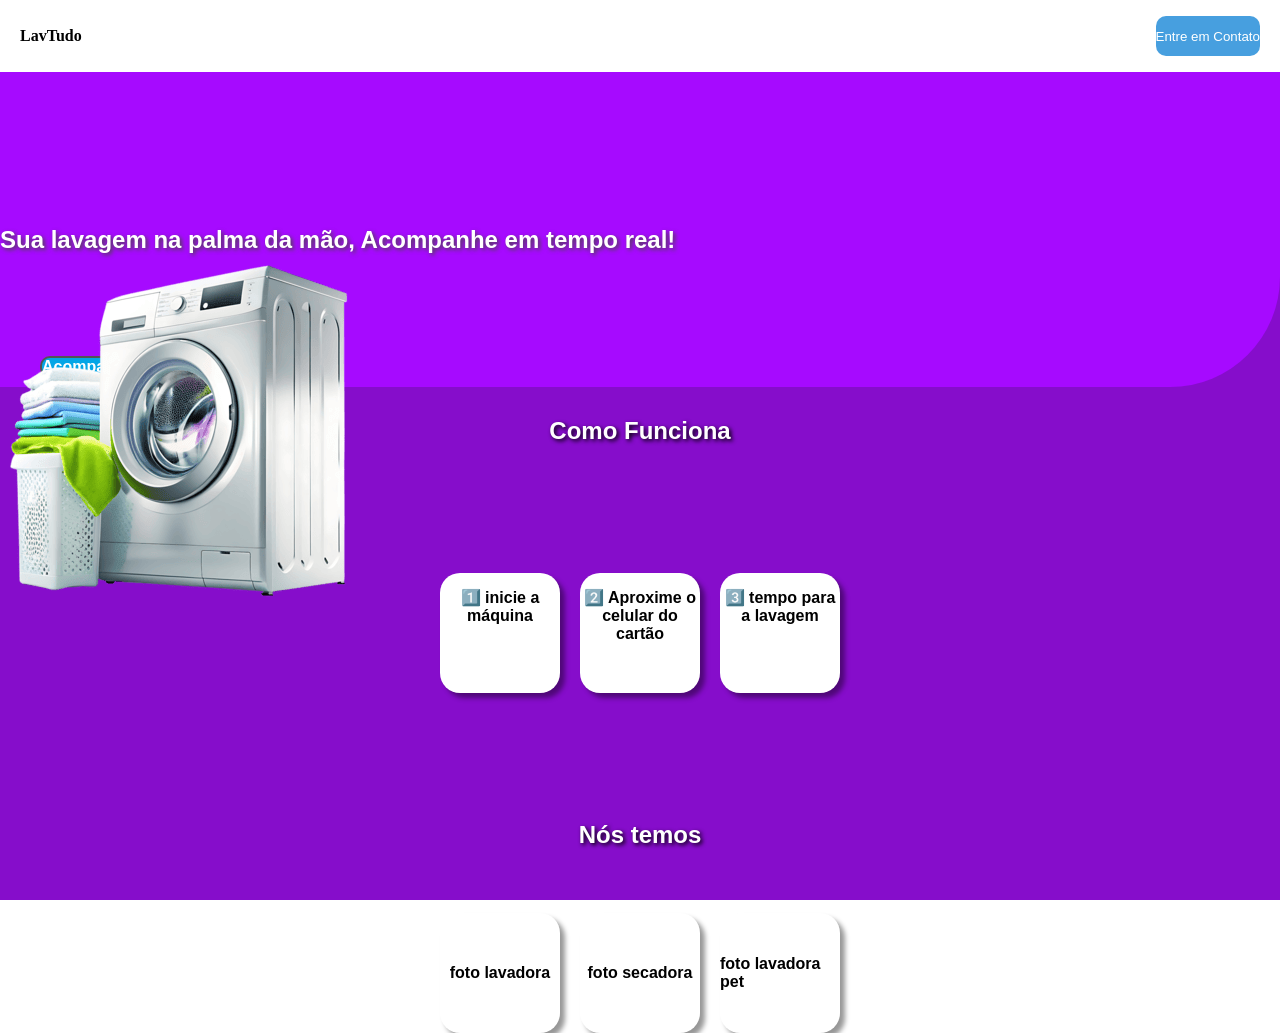
<file: index.html>
<!DOCTYPE html>
<html lang="pt-br">
<head>
    <meta charset="UTF-8">
    <meta name="viewport" content="width=device-width, initial-scale=1.0">
    <title>LavTudo</title>
    <link rel="stylesheet" href="css/inicial.css">
</head>
<body>

    <main>



        <header>
            <h4>LavTudo</h4>
            <a href="https://www.google.com">
            <button id="contato">Entre em Contato</button>
            </a>
        </header>

        <section>
        <h1>Sua lavagem na palma da mão,
            Acompanhe em tempo real!</h1>

        <img src="./img/maquina1.png" alt="">


        <button id="acompanhar" onclick="window.location.href='leitura.html'">
        Acompanhar lavagem
        </button>
    
        </section>

        <h2>Como Funciona</h2>

        <div class="cards">
    <div class="card">1️⃣ inicie a máquina</div>
    <div class="card">2️⃣ Aproxime o celular do cartão</div>
    <div class="card">3️⃣ tempo para a lavagem</div>
        </div>

        <h3>Nós temos</h3>
        
    <div class="equipamentos">
        <div class="equipamento">foto lavadora</div>
        <div class="equipamento">foto secadora</div>
        <div class="equipamento">foto lavadora pet</div>
    </div>



    </main>
    
</body>
</html>
</file>
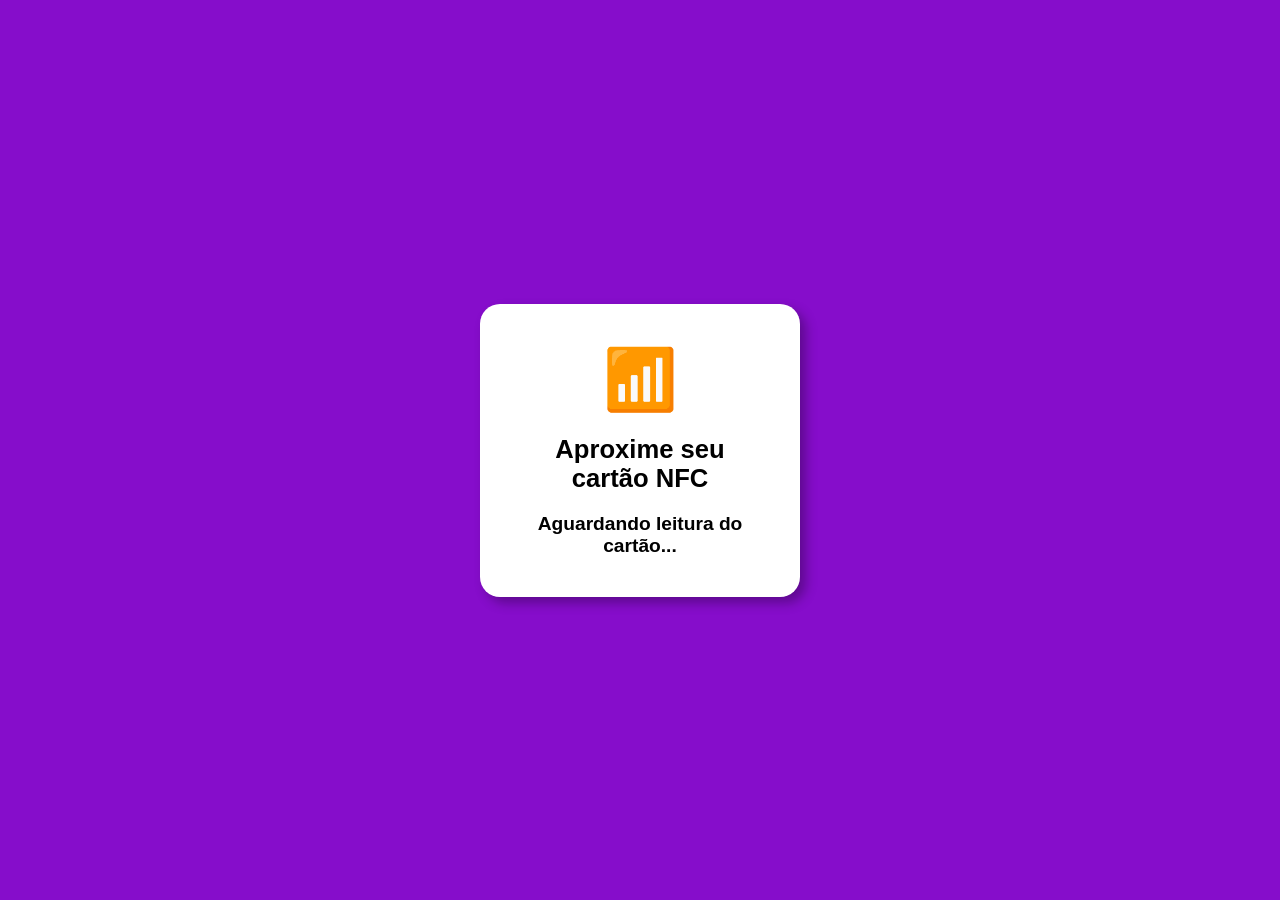
<file: leitura.html>
<!DOCTYPE html>
<html lang="pt-br">

<head>

<meta charset="UTF-8">
<meta name="viewport" content="width=device-width, initial-scale=1.0">

<title>Leitura NFC</title>

<link rel="stylesheet" href="./css/leitura.css">

</head>

<body>

<div class="container">

<div class="icone">📶</div>

<h1>Aproxime seu cartão NFC</h1>

<p id="status">Aguardando leitura do cartão...</p>

</div>


<script>

const statusTexto = document.getElementById("status");

async function lerNFC(){

if ("NDEFReader" in window){

try{

const ndef = new NDEFReader();

await ndef.scan();

ndef.onreading = event => {

statusTexto.innerHTML = "Cartão detectado ✅";

setTimeout(()=>{

window.location.href="status.html";

},2000);

};

}catch(error){

// não mostra erro na tela

console.log("Erro ao acessar NFC");

}

}else{

// se navegador não suporta NFC não mostra erro

console.log("NFC não suportado");

}

}

lerNFC();

</script>

</body>

</html>
</file>
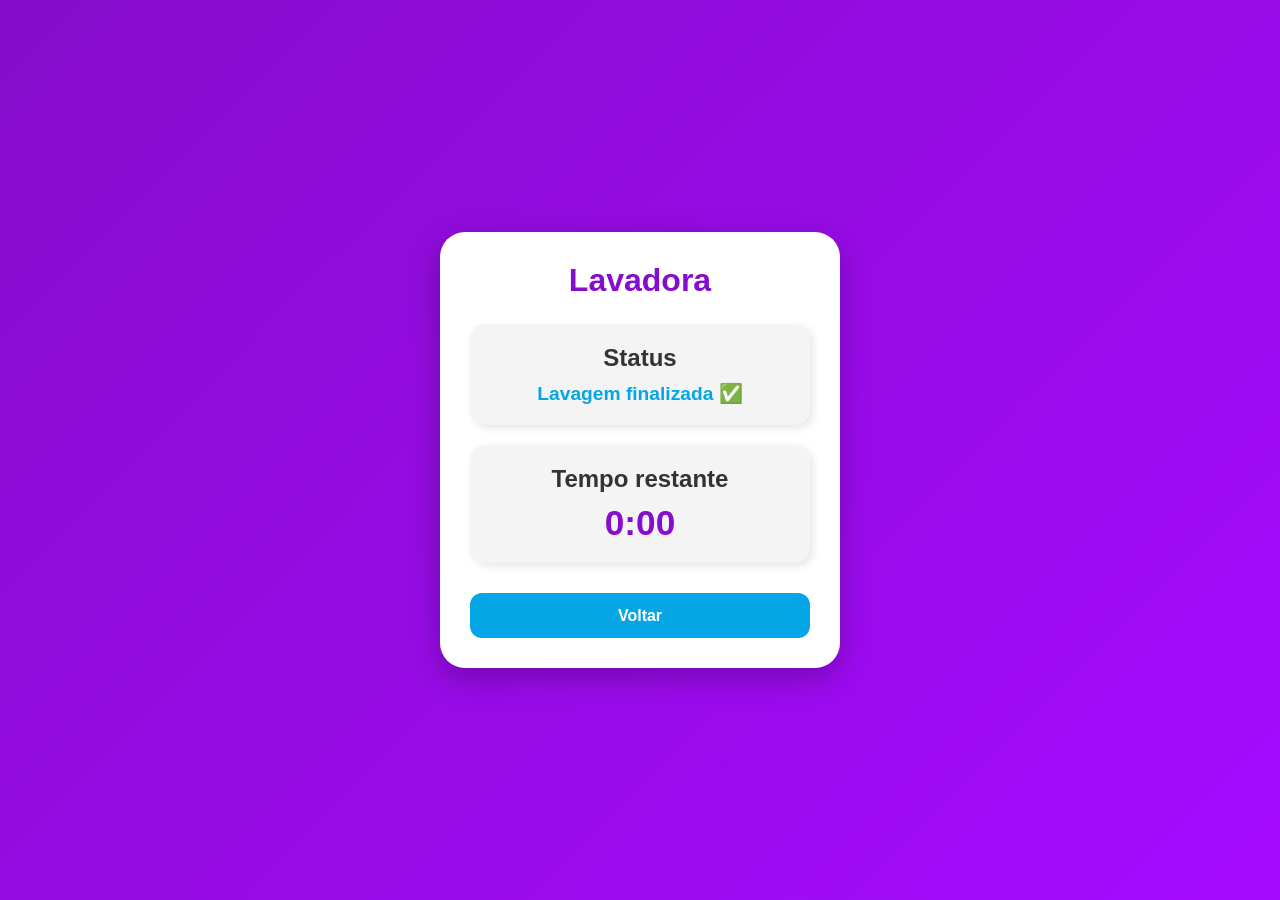
<file: status.html>
<!DOCTYPE html>
<html lang="pt-br">

<head>

<meta charset="UTF-8">
<meta name="viewport" content="width=device-width, initial-scale=1.0">

<title>Status da Lavagem</title>

<link rel="stylesheet" href="./css/status.css">

</head>

<body>

<div class="container">

<h1 id="maquina">Lavadora</h1>

<div class="card">

<h2>Status</h2>

<p class="ativo" id="statusTexto">Lavagem em andamento 🫧</p>

</div>


<div class="card tempo">

<h2>Tempo restante</h2>

<p id="tempo">--:--</p>

</div>


<button onclick="voltar()">Voltar</button>

</div>


<script>

const parametros = new URLSearchParams(window.location.search);

const maq = parametros.get("maq");

const titulo = document.getElementById("maquina");

const tempoTela = document.getElementById("tempo");

const statusTexto = document.getElementById("statusTexto");


// tempo inicial de cada máquina (em minutos)

let tempoInicial = 0;


if(maq == 1){

titulo.innerHTML = "Lavadora 1";

tempoInicial = 35;

}

else if(maq == 2){

titulo.innerHTML = "Lavadora 2";

tempoInicial = 40;

}

else if(maq == 3){

titulo.innerHTML = "Secadora";

tempoInicial = 25;

}


// converte minutos em segundos

let tempo = tempoInicial * 60;


// contador regressivo

function atualizarTempo(){

let minutos = Math.floor(tempo / 60);

let segundos = tempo % 60;

segundos = segundos < 10 ? "0" + segundos : segundos;

tempoTela.innerHTML = minutos + ":" + segundos;

if(tempo <= 0){

statusTexto.innerHTML = "Lavagem finalizada ✅";

clearInterval(contador);

}

tempo--;

}


let contador = setInterval(atualizarTempo,1000);

atualizarTempo();


function voltar(){

window.location.href="index.html";

}

</script>

</body>
</html>
</file>
<file: css/inicial.css>
*{
    margin: 0;
    padding: 0;
    box-sizing: border-box;
}

main{
    width: 100%;
    height: 100dvh;
    background: #860dcb;
}

header{
    height: 8vh;
    width: 100%;
    background: #ffffff;

    display: flex;
    justify-content: space-between;
    align-items: center;

    padding: 0 20px;
}

#contato{
    height: 40px;
    width: 100%;
    max-width: 150px; /* mantém tamanho original */
    border-radius: 10px;

    color: #ffffff;
    background: #479fdf;

    border: none;
}
section{
    width: 100%;
    height: 35vh;
    background: #a60aff;

    border-radius: 0 0 110px 0px;

    position: relative;
}

#acompanhar{
    margin-left: 40px;
    margin-top: 8%;
    background: #04a6e6;
    font-weight: bold;
    font-size: 1rem;
    border-radius: 10px;
    color: #fff;
    box-shadow: 5px 5px 5px #3b3a3a69;
}

h1{
    width: 90%;
    float: left;
    font-family: Arial, Helvetica, sans-serif;
    margin-top: 12%;
    color: #fff;
    text-shadow: 2px 2px 4px #4b4646;
}

img{
    position: absolute;
    
}
h2{
    text-align: center;
    margin-top: 30px;

    font-family: Arial, Helvetica, sans-serif;
    font-weight: bold;

    color: #fff;

    text-shadow: 2px 2px 4px #000;
}

/* container dos cards */
.cards{
    display: flex;
    justify-content: center;
    gap: 20px;
    flex-wrap: wrap; /* deixa responsivo automaticamente */
    margin-top: 10%;
}

/* card individual */
.card{
    width: 120px;
    height: 120px;
    background: #ffffff;
    font-family: Arial, Helvetica, sans-serif;
    text-align: center;
    font-weight: bold;
    font-size: 1rem;
    border-radius: 20px;
    padding-top: 15px;
    box-shadow: 5px 5px 5px #00000069;
}
h3{
    text-align: center; /* centraliza o texto */
    margin-top: 10%; /* distância do topo */
    font-family: Arial, "Helvetica Neue", Helvetica, sans-serif; /* fonte */
    font-weight: bold; /* deixa texto em negrito */
    color: #fff; /* cor branca */
    text-shadow: 2px 2px 4px #000; /* sombra no texto */
    font-size: 1.5rem;
}
.equipamentos{
    display: flex;
    justify-content: center;
    gap: 20px;
    flex-wrap: wrap; /* deixa responsivo */
    margin-top: 5%;
}

.equipamento{
    width: 120px;
    height: 120px;
    background: white;
    border-radius: 20px;
    display: flex;
    align-items: center;
    justify-content: center;
    font-family: Arial, Helvetica, sans-serif;
    font-weight: bold;
    box-shadow: 5px 5px 5px #00000069;
}

/* RESPONSIVO CELULAR */

@media(max-width:768px){

    section{
        height: auto;
        padding-bottom: 40px;
    }

    h1{
        font-size: 1.3rem;
        padding-right: 10%;
        padding-left: 9%;
        padding-right: 20%;
    }

    #acompanhar{
        width: 40%;
        height: 45px;
    }

    img{
        width: 120px;
        bottom: 20%;
        right: 5%;
    }

}
</file>
<file: css/leitura.css>
*{
margin:0;
padding:0;
box-sizing:border-box;
}

body{

height:100vh;

display:flex;
justify-content:center;
align-items:center;

background:#860dcb;

font-family:Arial;

}

.container{

background:white;

width:320px;

border-radius:20px;

padding:40px;

text-align:center;

box-shadow:6px 6px 12px rgba(0,0,0,0.3);

}

.icone{

font-size:60px;

margin-bottom:20px;

}

h1{

font-size:1.6rem;

margin-bottom:20px;

}

#status{

font-size:1.2rem;

font-weight:bold;

}
</file>
<file: css/status.css>
*{

margin:0;

padding:0;

box-sizing:border-box;

font-family:Arial, Helvetica, sans-serif;

}


body{

height:100vh;

display:flex;

justify-content:center;

align-items:center;

background:linear-gradient(135deg,#860dcb,#a60aff);

}


.container{

width:90%;

max-width:400px;

background:white;

padding:30px;

border-radius:25px;

box-shadow:0 10px 30px rgba(0,0,0,0.25);

text-align:center;

}


h1{

margin-bottom:25px;

color:#860dcb;

}


.card{

background:#f4f4f4;

padding:20px;

margin-bottom:20px;

border-radius:15px;

box-shadow:3px 3px 8px rgba(0,0,0,0.1);

}


.card h2{

margin-bottom:10px;

color:#333;

}


.ativo{

color:#04a6e6;

font-size:1.2rem;

font-weight:bold;

}


.tempo p{

font-size:2.2rem;

font-weight:bold;

color:#860dcb;

}


button{

margin-top:10px;

width:100%;

height:45px;

border:none;

border-radius:12px;

background:#04a6e6;

color:white;

font-size:1rem;

font-weight:bold;

cursor:pointer;

transition:.3s;

}


button:hover{

background:#028ac0;

}
</file>
